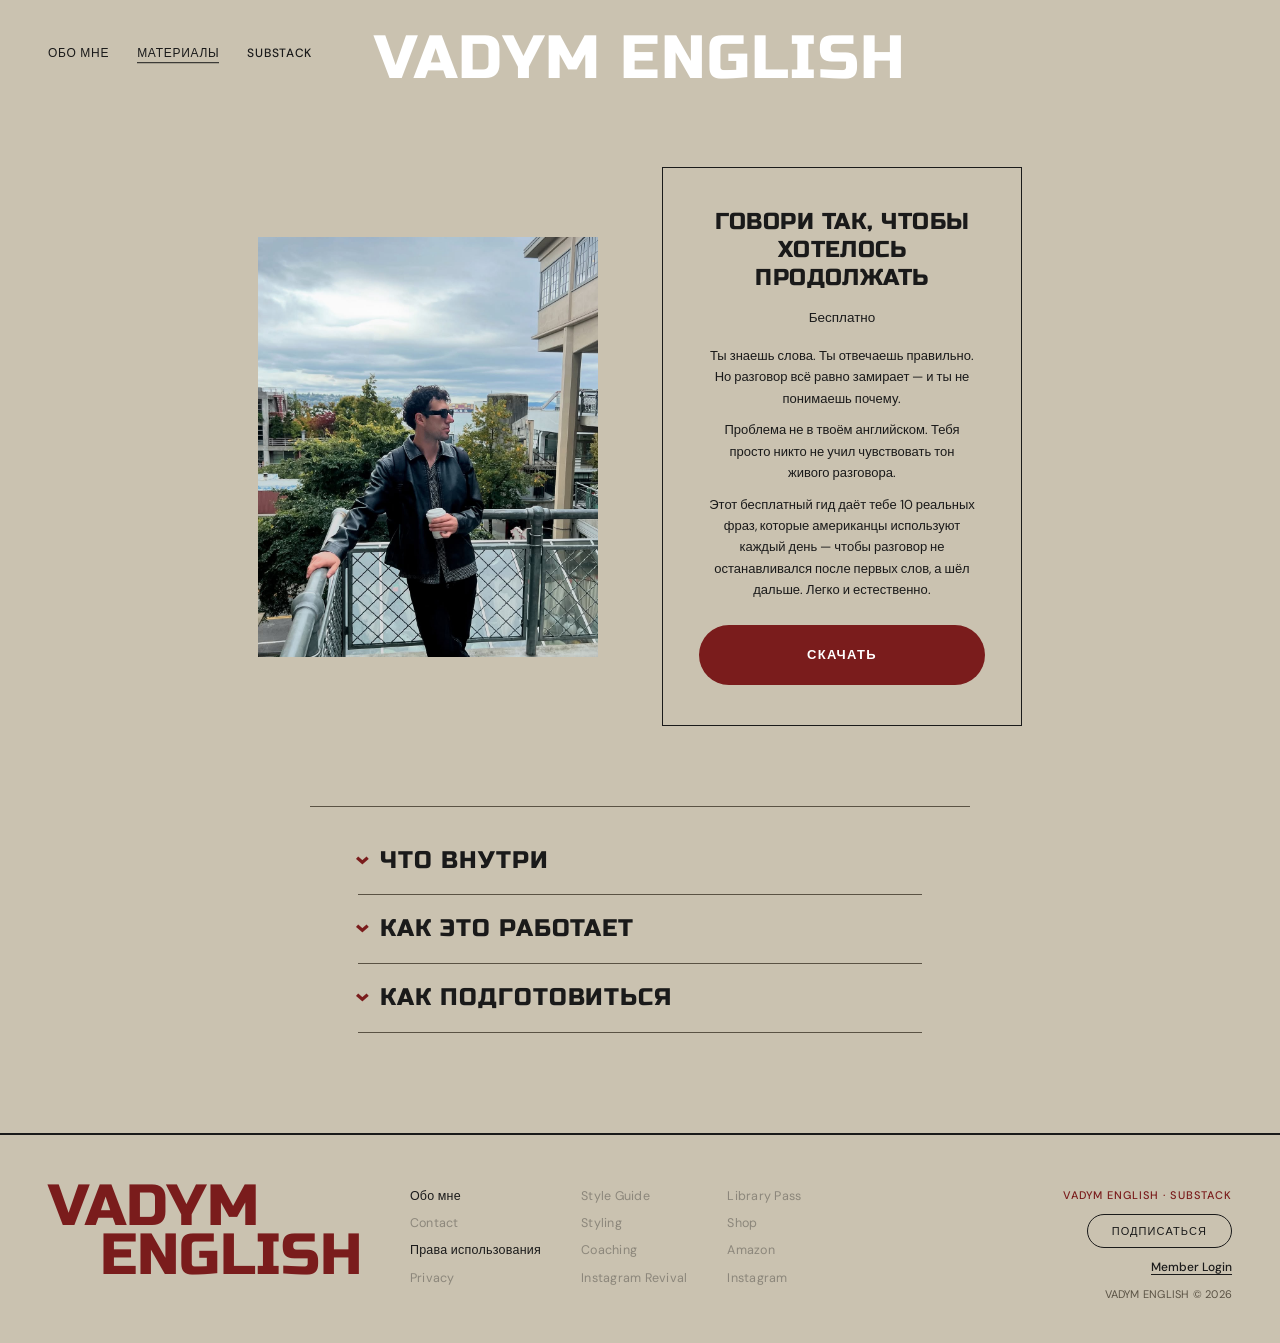
<file: index.html>
<!DOCTYPE html>
<html lang="ru">
<head>
  <meta charset="UTF-8" />
  <meta name="viewport" content="width=device-width, initial-scale=1.0" />
  <title>VADYM ENGLISH</title>
  <link rel="preconnect" href="https://fonts.googleapis.com" />
  <link rel="preconnect" href="https://fonts.gstatic.com" crossorigin />
  <link href="https://fonts.googleapis.com/css2?family=Russo+One&family=DM+Sans:wght@300;400;500&display=swap" rel="stylesheet" />
  <link rel="stylesheet" href="css/style.css" />
</head>
<body>

  <!-- HEADER / NAV -->
  <header class="header">
    <nav class="nav">
      <div class="nav-links">
        <a href="about.html">Обо мне</a>
        <a href="index.html" class="active">Материалы</a>
        <a href="https://substack.com/@vadymenglish?utm_source=user-menu" target="_blank" rel="noopener">Substack</a>
      </div>
      <div class="nav-logo">
        <a href="index.html">VADYM ENGLISH</a>
      </div>
    </nav>
  </header>

  <!-- HERO -->
  <section class="hero">
    <div class="hero-inner">
      <div class="hero-photo">
        <img src="images/vadym.jpg" alt="Vadym" />
      </div>
      <div class="hero-card-wrap">
        <div class="card">
          <h2 class="card-title">Говори так, чтобы хотелось продолжать</h2>
          <p class="card-price"><strong>Бесплатно</strong></p>
          <div class="card-desc-wrap">
            <p>Ты знаешь слова. Ты отвечаешь правильно. Но разговор всё равно замирает — и ты не понимаешь почему.</p>
            <p>Проблема не в твоём английском. Тебя просто никто не учил чувствовать тон живого разговора.</p>
            <p>Этот бесплатный гид даёт тебе 10 реальных фраз, которые американцы используют каждый день — чтобы разговор не останавливался после первых слов, а шёл дальше. Легко и естественно.</p>
          </div>
          <a href="download.html" class="btn-download">СКАЧАТЬ</a>
        </div>
      </div>
    </div>
  </section>

  <!-- ACCORDIONS -->
  <section class="accordions">
    <div class="accordion-item">
      <button class="accordion-btn" aria-expanded="false">
        <span class="acc-arrow">&#8250;</span>
        <span class="acc-label">ЧТО ВНУТРИ</span>
      </button>
      <div class="accordion-body">
        <p>10 живых ответов, которые реально используют американцы — с объяснением когда и как их говорить.</p>
        <p>Разбор главного страха: ты сказал первую фразу, американец ответил быстро и неожиданно — и ты замер. Именно этот момент мы и разбираем.</p>
        <p>Схема живого small talk — как устроен разговор изнутри, шаг за шагом.</p>
        <p>Простой мини-план на несколько дней — чтобы начать говорить увереннее уже на этой неделе.</p>
      </div>
    </div>
    <div class="accordion-item">
      <button class="accordion-btn" aria-expanded="false">
        <span class="acc-arrow">&#8250;</span>
        <span class="acc-label">КАК ЭТО РАБОТАЕТ</span>
      </button>
      <div class="accordion-body">
        <p>Оставь email — получи гид сразу на почту.</p>
        <p>Читай в удобном темпе: всё написано просто, без учебников и грамматики.</p>
        <p>Попробуй одну фразу сегодня — и почувствуй разницу.</p>
      </div>
    </div>
    <div class="accordion-item">
      <button class="accordion-btn" aria-expanded="false">
        <span class="acc-arrow">&#8250;</span>
        <span class="acc-label">КАК ПОДГОТОВИТЬСЯ</span>
      </button>
      <div class="accordion-body">
        <p>Ничего специального не нужно. Просто вспомни момент, когда разговор с американцем остановился — и ты не знал что сказать дальше. Именно для таких моментов этот гид и написан.</p>
      </div>
    </div>
  </section>

  <!-- FOOTER -->
  <footer class="footer">
    <div class="footer-inner">
      <div class="footer-logo-wrap">
        <div class="footer-logo">
          <span class="fl-row">VADYM</span>
          <span class="fl-e">ENGLISH</span>
        </div>
      </div>
      <div class="footer-cols">
        <div class="footer-col">
          <a href="about.html">Обо мне</a>
          <a href="#" class="link-hidden">Contact</a>
          <a href="terms.html">Права использования</a>
          <a href="#" class="link-hidden">Privacy</a>
        </div>
        <div class="footer-col">
          <a href="#" class="link-hidden">Style Guide</a>
          <a href="#" class="link-hidden">Styling</a>
          <a href="#" class="link-hidden">Coaching</a>
          <a href="#" class="link-hidden">Instagram Revival</a>
        </div>
        <div class="footer-col">
          <a href="#" class="link-hidden">Library Pass</a>
          <a href="#" class="link-hidden">Shop</a>
          <a href="#" class="link-hidden">Amazon</a>
          <a href="#" class="link-hidden">Instagram</a>
        </div>
      </div>
      <div class="footer-right">
        <p class="footer-substack-label">VADYM ENGLISH · SUBSTACK</p>
        <a href="https://substack.com/@vadymenglish?utm_source=user-menu" target="_blank" rel="noopener"><button class="footer-subscribe">ПОДПИСАТЬСЯ</button></a>
        <a href="#" class="footer-member">Member Login</a>
        <p class="footer-copy">VADYM ENGLISH © 2026</p>
      </div>
    </div>
  </footer>

  <script src="js/script.js"></script>
</body>
</html>
</file>
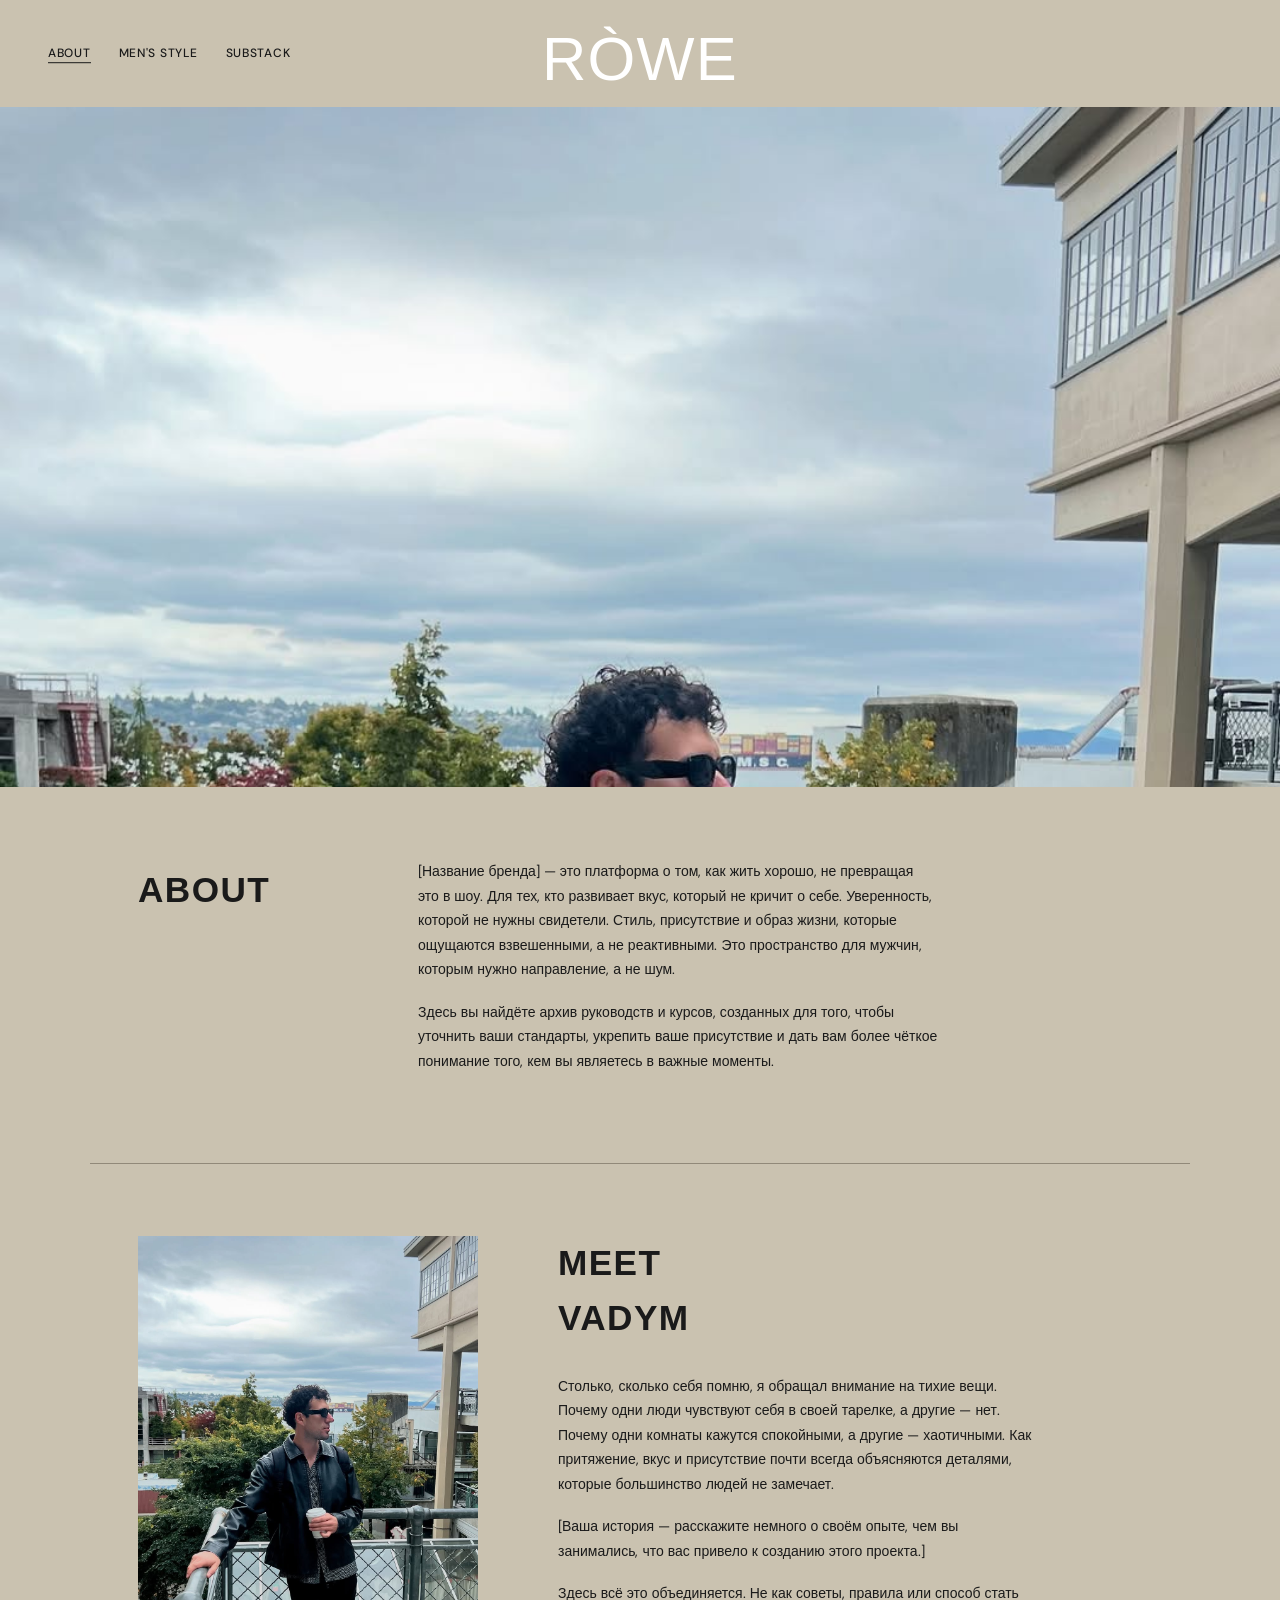
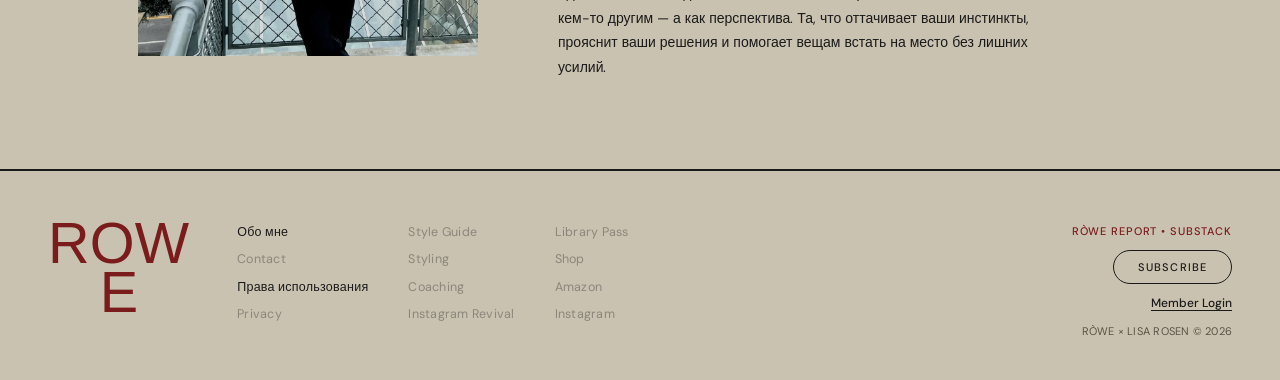
<file: about.html>
<!DOCTYPE html>
<html lang="ru">
<head>
  <meta charset="UTF-8" />
  <meta name="viewport" content="width=device-width, initial-scale=1.0" />
  <title>Обо мне — RÔWE</title>
  <link rel="preconnect" href="https://fonts.googleapis.com" />
  <link rel="preconnect" href="https://fonts.gstatic.com" crossorigin />
  <link href="https://fonts.googleapis.com/css2?family=Bebas+Neue&family=Barlow+Condensed:wght@700;800&family=DM+Sans:wght@300;400;500&display=swap" rel="stylesheet" />
  <link rel="stylesheet" href="css/style.css" />
  <style>
    .about-hero {
      width: 100%;
      height: 55vw;
      max-height: 680px;
      min-height: 280px;
      overflow: hidden;
      position: relative;
    }
    .about-hero img {
      width: 100%;
      height: 100%;
      object-fit: cover;
      object-position: center top;
      display: block;
    }
    .about-section {
      display: flex;
      align-items: flex-start;
      gap: 80px;
      max-width: 1100px;
      margin: 0 auto;
      padding: 72px 48px;
    }
    .about-label {
      flex: 0 0 200px;
      font-family: var(--font-head);
      font-size: 2.2rem;
      font-weight: 800;
      text-transform: uppercase;
      letter-spacing: 0.04em;
      padding-top: 4px;
    }
    .about-text p {
      font-size: 14px;
      line-height: 1.75;
      color: var(--text);
      margin-bottom: 18px;
      max-width: 520px;
    }
    .about-divider {
      border: none;
      border-top: 1.5px solid var(--muted);
      max-width: 1100px;
      margin: 0 auto;
      opacity: 0.5;
    }
    .meet-section {
      display: flex;
      align-items: flex-start;
      gap: 80px;
      max-width: 1100px;
      margin: 0 auto;
      padding: 72px 48px;
    }
    .meet-photo { flex: 0 0 340px; }
    .meet-photo img {
      width: 100%;
      height: 420px;
      object-fit: cover;
      object-position: center top;
    }
    .meet-label {
      font-family: var(--font-head);
      font-size: 2.2rem;
      font-weight: 800;
      text-transform: uppercase;
      letter-spacing: 0.04em;
      margin-bottom: 28px;
    }
    .meet-content p {
      font-size: 14px;
      line-height: 1.75;
      color: var(--text);
      margin-bottom: 18px;
      max-width: 480px;
    }
    @media (max-width: 820px) {
      .about-section, .meet-section { flex-direction: column; gap: 28px; padding: 48px 24px; }
      .about-label { flex: none; }
      .meet-photo { flex: none; width: 100%; }
      .meet-photo img { height: 320px; }
    }
  </style>
</head>
<body>

  <!-- NAV -->
  <header class="header">
    <nav class="nav">
      <div class="nav-links">
        <a href="about.html" class="active">ABOUT</a>
        <a href="index.html">MEN'S STYLE</a>
        <a href="https://substack.com/@vadymenglish?utm_source=user-menu" target="_blank" rel="noopener">SUBSTACK</a>
      </div>
      <div class="nav-logo">
        <a href="index.html">R&#xD2;WE</a>
      </div>
    </nav>
  </header>

  <!-- HERO IMAGE -->
  <div class="about-hero">
    <img src="images/vadym.jpg" alt="Vadym" />
  </div>

  <!-- ABOUT BLOCK -->
  <div class="about-section">
    <div class="about-label">ABOUT</div>
    <div class="about-text">
      <p>
        [Название бренда] — это платформа о том, как жить хорошо, не превращая это в шоу.
        Для тех, кто развивает вкус, который не кричит о себе. Уверенность, которой не нужны
        свидетели. Стиль, присутствие и образ жизни, которые ощущаются взвешенными, а не
        реактивными. Это пространство для мужчин, которым нужно направление, а не шум.
      </p>
      <p>
        Здесь вы найдёте архив руководств и курсов, созданных для того, чтобы уточнить ваши
        стандарты, укрепить ваше присутствие и дать вам более чёткое понимание того, кем вы
        являетесь в важные моменты.
      </p>
    </div>
  </div>

  <hr class="about-divider" />

  <!-- MEET VADYM BLOCK -->
  <div class="meet-section">
    <div class="meet-photo">
      <img src="images/vadym.jpg" alt="Vadym" />
    </div>
    <div class="meet-content">
      <h2 class="meet-label">MEET<br />VADYM</h2>
      <p>
        Столько, сколько себя помню, я обращал внимание на тихие вещи. Почему одни люди
        чувствуют себя в своей тарелке, а другие — нет. Почему одни комнаты кажутся спокойными,
        а другие — хаотичными. Как притяжение, вкус и присутствие почти всегда объясняются
        деталями, которые большинство людей не замечает.
      </p>
      <p>
        [Ваша история — расскажите немного о своём опыте, чем вы занимались, что вас привело
        к созданию этого проекта.]
      </p>
      <p>
        Здесь всё это объединяется. Не как советы, правила или способ стать кем-то другим —
        а как перспектива. Та, что оттачивает ваши инстинкты, прояснит ваши решения и помогает
        вещам встать на место без лишних усилий.
      </p>
    </div>
  </div>

  <!-- FOOTER -->
  <footer class="footer">
    <div class="footer-inner">
      <div class="footer-logo-wrap">
        <div class="footer-logo">
          <span class="fl-row">ROW</span>
          <span class="fl-e">E</span>
        </div>
      </div>
      <div class="footer-cols">
        <div class="footer-col">
          <a href="about.html">Обо мне</a>
          <a href="#" class="link-hidden">Contact</a>
          <a href="terms.html">Права использования</a>
          <a href="#" class="link-hidden">Privacy</a>
        </div>
        <div class="footer-col">
          <a href="#" class="link-hidden">Style Guide</a>
          <a href="#" class="link-hidden">Styling</a>
          <a href="#" class="link-hidden">Coaching</a>
          <a href="#" class="link-hidden">Instagram Revival</a>
        </div>
        <div class="footer-col">
          <a href="#" class="link-hidden">Library Pass</a>
          <a href="#" class="link-hidden">Shop</a>
          <a href="#" class="link-hidden">Amazon</a>
          <a href="#" class="link-hidden">Instagram</a>
        </div>
      </div>
      <div class="footer-right">
        <p class="footer-substack-label">R&#xD2;WE REPORT &bull; SUBSTACK</p>
        <button class="footer-subscribe">SUBSCRIBE</button>
        <a href="#" class="footer-member">Member Login</a>
        <p class="footer-copy">R&#xD2;WE &times; LISA ROSEN &copy; 2026</p>
      </div>
    </div>
  </footer>

  <script src="js/script.js"></script>
</body>
</html>
</file>
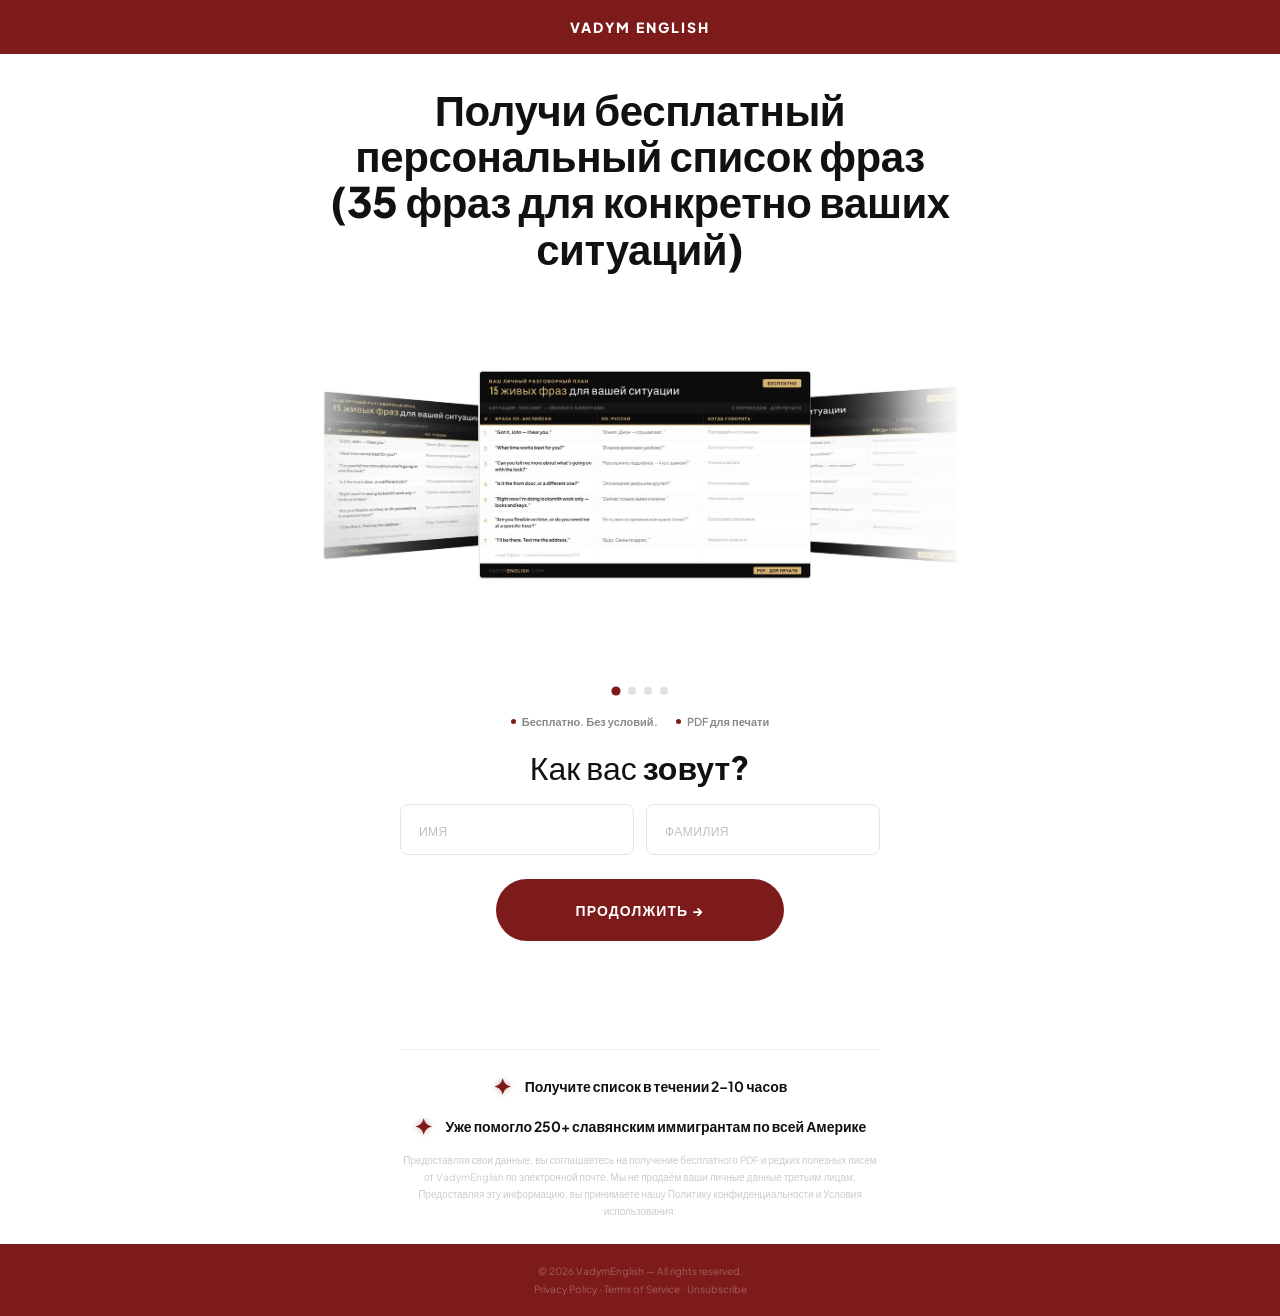
<file: download.html>
<!DOCTYPE html>
<html lang="ru">
<head>
<meta charset="UTF-8"/>
<meta name="viewport" content="width=device-width,initial-scale=1"/>
<title>VadymEnglish — Landing Page Preview</title>
<link href="https://fonts.googleapis.com/css2?family=Plus+Jakarta+Sans:wght@400;500;600;700;800;900&family=Bebas+Neue&display=swap" rel="stylesheet"/>
<style>
*{box-sizing:border-box;margin:0;padding:0}
body{font-family:'Plus Jakarta Sans',sans-serif;background:#fff;color:#111;-webkit-font-smoothing:antialiased}

/* TOPBAR */
.topbar{background:#7d1a1a;height:54px;display:flex;align-items:center;justify-content:center;position:sticky;top:0;z-index:100}
.brand{color:#fff;font-size:14px;font-weight:800;letter-spacing:.14em;text-transform:uppercase}

/* PAGE */
.page{max-width:720px;margin:0 auto;padding:0 24px 80px;display:flex;flex-direction:column;align-items:center;min-height:100vh;}

/* HEADLINE */
.headline{font-size:clamp(22px,4.5vw,42px);font-weight:900;color:#111;line-height:1.1;text-align:center;padding:32px 0 24px;letter-spacing:-.01em;max-width:640px}

/* PRODUCT MOCKUP */
.mockup-wrap{width:100%;max-width:640px;margin-bottom:32px}
.mockup{background:#141414;border-radius:12px;padding:24px;position:relative;overflow:hidden}
.mockup::before{content:'';position:absolute;top:0;left:0;right:0;height:3px;background:linear-gradient(90deg,#7d1a1a,#c9a96e)}
.mock-eyebrow{font-size:9px;font-weight:700;letter-spacing:.12em;text-transform:uppercase;color:#c9a96e;margin-bottom:8px}
.mock-head{display:flex;justify-content:space-between;align-items:flex-start;margin-bottom:6px}
.mock-title{font-size:clamp(18px,3vw,26px);font-weight:800;color:#fff;line-height:1.1}
.mock-title em{color:#c9a96e;font-style:normal}
.mock-badge{background:#c9a96e;color:#3a2500;font-size:9px;font-weight:800;padding:5px 14px;border-radius:4px;letter-spacing:.06em;text-transform:uppercase;white-space:nowrap;flex-shrink:0;margin-left:12px;margin-top:2px}
.mock-meta{font-size:9px;color:#444;letter-spacing:.05em;text-transform:uppercase;margin-bottom:14px}
.mock-meta span{color:#666;margin:0 6px}
.mock-divider{height:1px;background:rgba(255,255,255,.08);margin:0 0 14px}
.mock-table{width:100%;border-collapse:collapse}
.mock-table th{font-size:8px;font-weight:700;letter-spacing:.08em;text-transform:uppercase;color:#444;padding:0 8px 10px 0;text-align:left}
.mock-table th:first-child{width:28px}
.mock-table th:last-child{width:120px}
.mock-table td{padding:9px 8px 9px 0;border-top:1px solid rgba(255,255,255,.05);vertical-align:top}
.mock-table td:first-child{color:#3a3a3a;font-size:12px;font-weight:700;padding-right:0}
.mock-en{font-size:11px;color:#e0e0e0;line-height:1.4}
.mock-ru{font-size:10px;color:#666;font-style:italic;line-height:1.4;margin-top:2px}
.mock-tag{font-size:9px;color:#555;line-height:1.35}
.mock-more{font-size:9px;color:#3a3a3a;text-align:right;margin-top:12px;padding-top:10px;border-top:1px solid rgba(255,255,255,.06);display:flex;justify-content:space-between;align-items:center}
.mock-domain{font-size:8px;color:#333;letter-spacing:.06em;text-transform:uppercase}
.mock-pdf-badge{font-size:8px;font-weight:700;color:#c9a96e;border:1px solid rgba(201,169,110,.25);padding:3px 10px;border-radius:3px}

/* SIDE PANELS */
.mockup-wrap{position:relative}
.side-left,.side-right{position:absolute;top:12px;bottom:12px;width:160px;background:#1a1a1a;border-radius:8px;opacity:.45}
.side-left{left:-40px;transform:skewY(-1deg)}
.side-right{right:-40px;transform:skewY(1deg)}
@media (max-width: 600px) {
  .btn{width:100%;}
  
  .step-q{font-size:clamp(18px,5vw,26px);}
  
  .page{padding:0 16px 60px;}
  
  .mockup{padding:16px;}
  
  .mock-title{font-size:clamp(15px,4vw,20px);}
}

@media (max-width: 900px) {
  .btn{width:80%;}
}

/* PROGRESS */
.dots{display:flex;gap:8px;justify-content:center;margin-bottom:20px}
.dot{width:8px;height:8px;border-radius:50%;background:#e0e0e0;transition:all .25s}
.dot.active{background:#7d1a1a;transform:scale(1.15)}
.dot.done{background:#7d1a1a;opacity:.4}

/* TRUST */
.trust{display:flex;gap:18px;justify-content:center;flex-wrap:wrap;margin-bottom:20px}
.trust-item{display:flex;align-items:center;gap:6px;font-size:11px;font-weight:600;color:#888}
.tdot{width:5px;height:5px;border-radius:50%;background:#7d1a1a;flex-shrink:0}

/* FORM */
.form-wrap{width:100%;max-width:480px}
.step{display:none;flex-direction:column;align-items:center}
.step.active{display:flex;animation:rise .28s ease both}
@keyframes rise{from{opacity:0;transform:translateY(10px)}to{opacity:1;transform:translateY(0)}}
.step-q{font-size:clamp(22px,4vw,32px);font-weight:500;color:#111;line-height:1.2;text-align:center;margin-bottom:18px;width:100%}
.step-q strong{font-weight:900}
.step-hint{font-size:12px;color:#999;text-align:center;line-height:1.55;margin:-10px 0 14px;width:100%}
.field-err{font-size:12px;font-weight:600;color:#c0392b;margin-bottom:8px;display:none;align-self:flex-start}
.inp{width:100%;font-family:'Plus Jakarta Sans',sans-serif;font-size:15px;font-weight:500;color:#111;background:#fff;border:1.5px solid #e5e5e5;border-radius:8px;padding:15px 18px;outline:none;display:block;-webkit-appearance:none;appearance:none;margin-bottom:10px;transition:border-color .18s}
.inp:focus{border-color:#7d1a1a}
.inp::placeholder{color:#c0c0c0;font-weight:500;letter-spacing:.04em;text-transform:uppercase;font-size:12px}
select.inp{cursor:pointer;color:#111}
select.inp.empty{color:#c0c0c0}
textarea.inp{resize:vertical;min-height:120px;line-height:1.6;font-size:14px;font-weight:400}
textarea.inp::placeholder{text-transform:none;letter-spacing:0;font-size:13px;color:#bbb}
.btn{width:60%;padding:22px 20px;font-family:'Plus Jakarta Sans',sans-serif;font-size:14px;font-weight:800;letter-spacing:.08em;text-transform:uppercase;border:none;border-radius:50px;cursor:pointer;background:#7d1a1a;color:#fff;transition:opacity .15s,transform .1s;display:block;margin:0 auto;}.btn:active{transform:scale(.988)}
.btn-back{background:none;border:none;font-family:'Plus Jakarta Sans',sans-serif;font-size:12px;font-weight:600;color:#aaa;cursor:pointer;padding:10px 0;margin:2px auto 0}
.btn-back:hover{color:#333}

/* PROOF */
.proof{margin-top:28px;border-top:1px solid #f0f0f0;padding-top:22px;width:100%;max-width:480px;text-align:center;margin-left:auto;margin-right:auto;}
.proof-row{display:flex;align-items:center;justify-content:center;gap:8px;font-size:14px;font-weight:700;color:#111;margin-bottom:12px;text-align:center;}.pstar{color:#7d1a1a;font-size:22px;display:inline-block;margin-right:6px;filter:drop-shadow(0 0 3px rgba(125,26,26,0.4));}
.legal{font-size:10px;color:#ccc;line-height:1.7;margin-top:10px}

/* CONGRATS */
.cong{display:none;width:100%;max-width:420px;text-align:center;animation:rise .35s ease}
.cong-ico{font-size:40px;color:#7d1a1a;margin-bottom:10px}
.cong-h{font-size:clamp(24px,4vw,34px);font-weight:900;color:#111;line-height:1.2;margin-bottom:8px}
.cong-sub{font-size:13px;color:#888;line-height:1.65;margin-bottom:22px}
.cong-name{font-weight:900;color:#111}
.upsell{background:#111;border-radius:12px;padding:22px;text-align:left;margin-bottom:10px}
.up-label{font-size:9px;font-weight:700;letter-spacing:.12em;text-transform:uppercase;color:#c9a96e;margin-bottom:6px}
.up-title{font-family:'Bebas Neue',sans-serif;font-size:28px;letter-spacing:.02em;color:#fff;line-height:1.1;margin-bottom:8px}
.up-text{font-size:12px;color:#666;line-height:1.6;margin-bottom:16px}
.cong-disc{font-size:10px;color:#ccc;line-height:1.55;margin-top:8px}

/* FOOTER */
.footer{background:#7d1a1a;padding:18px;text-align:center;margin-top:24px;width:100%;max-width:100vw;position:relative;left:50%;right:50%;margin-left:-50vw;margin-right:-50vw;width:100vw}
.footer-txt{font-size:10px;color:rgba(255,255,255,.3);line-height:1.8}
</style>
</head>
<body>



<div class="topbar"><span class="brand">Vadym English</span></div>

<div class="page">

  <h1 class="headline">Получи бесплатный персональный список фраз (35 фраз для конкретно ваших ситуаций)</h1>

  <div class="mockup-wrap">
    <img src="[data-uri]"
         alt="15 живых фраз для вашей ситуации"
         style="width:100%;height:auto;display:block;max-width:640px;" />
  </div>

  <div class="dots" id="dots">
    <div class="dot active" id="d0"></div>
    <div class="dot" id="d1"></div>
    <div class="dot" id="d2"></div>
    <div class="dot" id="d3"></div>
  </div>

  <div class="trust" id="trust">
    <span class="trust-item"><span class="tdot"></span>Бесплатно. Без условий.</span>
    <span class="trust-item"><span class="tdot"></span>PDF для печати</span>
  </div>

  <div class="form-wrap">

    <div class="step active" id="s0">
  <div class="step-q">Как вас <strong>зовут?</strong></div>
  <div style="display:flex;gap:12px;width:100%;margin-bottom:24px;">
  <input class="inp" type="text" id="inp-name" placeholder="Имя" style="margin-bottom:0;"/>
  <input class="inp" type="text" id="inp-lastname" placeholder="Фамилия" style="margin-bottom:0;"/>
</div>
  <div class="field-err" id="e0">Пожалуйста, введите ваше имя.</div>
  <button class="btn" onclick="goNext(0)">Продолжить →</button>
</div>

    <div class="step" id="s1">
      <div class="step-q">Куда <strong>отправить</strong> список?</div>
      <input class="inp" type="email" id="inp-email" placeholder="Email-адрес"/>
      <div class="field-err" id="e1">Пожалуйста, введите корректный email.</div>
      <button class="btn" onclick="goNext(1)">Продолжить →</button>
      <button class="btn-back" onclick="goBack(1)">← Назад</button>
    </div>

    <div class="step" id="s2">
      <div class="step-q">Где вы чаще всего <strong>теряетесь?</strong></div>
      <select class="inp empty" id="inp-cat" onchange="this.classList.remove('empty')">
        <option value="">Выберите ситуацию →</option>
        <option>Площадка — разговор с другими мамами</option>
        <option>Школа — учителя, собрания, пикапы</option>
        <option>Врач или клиника — приём, симптомы</option>
        <option>Работа или клиенты — звонки, small talk</option>
        <option>Церковь — пастор, прихожане, события</option>
        <option>Магазин или сервис — кассиры, работники</option>
        <option>Соседи — приветствие, просьбы</option>
        <option>Другая ситуация</option>
      </select>
      <div class="field-err" id="e2">Пожалуйста, выберите ситуацию.</div>
      <button class="btn" onclick="goNext(2)">Продолжить →</button>
      <button class="btn-back" onclick="goBack(2)">← Назад</button>
    </div>

    <div class="step" id="s3">
      <div class="step-q">Опишите, что <strong>происходит.</strong></div>
      <div class="step-hint">По-русски или по-английски — как удобно. Чем подробнее — тем точнее ваши фразы.</div>
      <textarea class="inp" id="inp-desc" placeholder="Например: Когда я забираю сына из школы, учительница всегда хочет поговорить. Она очень добрая, но я замираю. Говорю okay, thank you и ухожу быстро. Не знаю как спросить об успехах или как ответить, когда не понимаю что она говорит..."></textarea>
      <div class="field-err" id="e3">Опишите ситуацию немного подробнее.</div>
      <button class="btn" onclick="goNext(3)">Получить мои бесплатные фразы →</button>
      <button class="btn-back" onclick="goBack(3)">← Назад</button>
    </div>

    <div class="cong" id="cong">
      <div class="cong-ico">✉</div>
      <div class="cong-h">Мы работаем над списком<br>для твоих ситуаций —<br>проверь почту через 2–10 часов!</div>
      <div class="cong-sub"><span class="cong-name" id="cong-name"></span>, спасибо что выбрали нас!</div>
<div class="cong-disc">Никакого спама.</div>
</div>
    </div>

  </div>

  <div class="proof" id="proof">
  <div class="proof-row"><span class="pstar">✦</span> Получите список в течении 2–10 часов</div>
  <div class="proof-row"><span class="pstar">✦</span> Уже помогло 250+ славянским иммигрантам по всей Америке</div>
  <div class="legal">Предоставляя свои данные, вы соглашаетесь на получение бесплатного PDF и редких полезных писем от VadymEnglish по электронной почте. Мы не продаём ваши личные данные третьим лицам. Предоставляя эту информацию, вы принимаете нашу Политику конфиденциальности и Условия использования.</div>
</div>

</div>

<div class="footer"><div class="footer-txt">© 2026 VadymEnglish — All rights reserved.<br>Privacy Policy · Terms of Service · Unsubscribe</div></div>

<script>
function setDots(n){
  for(var i=0;i<4;i++){
    var d=document.getElementById('d'+i);
    d.className='dot'+(i<n?' done':i===n?' active':'');
  }
}
function showErr(id,msg){var e=document.getElementById(id);e.textContent=msg;e.style.display='block';}
function hideErr(id){document.getElementById(id).style.display='none';}

function goNext(step){
  hideErr('e'+step);
  if(step===0){var v=document.getElementById('inp-name').value.trim();if(!v){showErr('e0','Пожалуйста, введите ваше имя.');return;}}
  if(step===1){var v=document.getElementById('inp-email').value.trim();if(!v||v.indexOf('@')<1||v.lastIndexOf('.')<=v.indexOf('@')){showErr('e1','Пожалуйста, введите корректный email.');return;}}
  if(step===2){var v=document.getElementById('inp-cat').value;if(!v){showErr('e2','Пожалуйста, выберите ситуацию.');return;}}
  if(step===3){
    var v=document.getElementById('inp-desc').value.trim();
    if(v.length<20){showErr('e3','Опишите ситуацию немного подробнее.');return;}
    submitLead();
    return;
  }
  document.getElementById('s'+step).classList.remove('active');
  document.getElementById('s'+(step+1)).classList.add('active');
  setDots(step+1);
 window.scrollTo(0,0);
}

function goBack(step){
  hideErr('e'+step);
  document.getElementById('s'+step).classList.remove('active');
  document.getElementById('s'+(step-1)).classList.add('active');
  setDots(step-1);
  window.scrollTo(0,0);
}

document.getElementById('inp-name').addEventListener('keydown',function(e){if(e.key==='Enter'){e.preventDefault();goNext(0);}});
document.getElementById('inp-email').addEventListener('keydown',function(e){if(e.key==='Enter'){e.preventDefault();goNext(1);}});

function submitLead(){
  var name  = document.getElementById('inp-name').value.trim();
  var email = document.getElementById('inp-email').value.trim();
  var cat   = document.getElementById('inp-cat').value;
  var desc  = document.getElementById('inp-desc').value.trim();

  // ── FORMSPREE — paste your endpoint below ─────────────────────────────
  // 1. Go to formspree.io → sign up free → New Form → copy the endpoint
  // 2. Replace 'YOUR_FORMSPREE_ID' with the ID from your endpoint URL
  var FORMSPREE_ENDPOINT = 'https://formspree.io/f/xqejrbjk';
  // ──────────────────────────────────────────────────────────────────────

  fetch(FORMSPREE_ENDPOINT, {
    method: 'POST',
    headers: {'Content-Type': 'application/json', 'Accept': 'application/json'},
    body: JSON.stringify({
  name: name,
  email: email,
  situation_category: cat,
  situation_description: desc,
  _subject: 'Новый лид: ' + name + ' — ' + cat,
  _replyto: email
})
  }).catch(function(){});

  // ── OPTIONAL: Kit integration ──────────────────────────────────────────
  // var KIT_API_KEY = 'YOUR_PUBLIC_API_KEY';
  // var KIT_FORM_ID = 'YOUR_FORM_ID';
  // fetch('https://api.convertkit.com/v3/forms/' + KIT_FORM_ID + '/subscribe', {
  //   method: 'POST',
  //   headers: {'Content-Type': 'application/json'},
  //   body: JSON.stringify({
  //     api_key: KIT_API_KEY, first_name: name, email: email,
  //     fields: {situation_category: cat, situation_description: desc}
  //   })
  // }).catch(function(){});
  // ──────────────────────────────────────────────────────────────────────

  // Show congrats screen
  document.getElementById('s3').classList.remove('active');
  document.getElementById('dots').style.display='none';
  document.getElementById('trust').style.display='none';
  document.getElementById('proof').style.display='none';
  document.getElementById('cong-name').textContent=name;
  document.getElementById('cong').style.display='block';
  window.scrollTo(0,0);
}

</script>
</body>
</html>
</file>
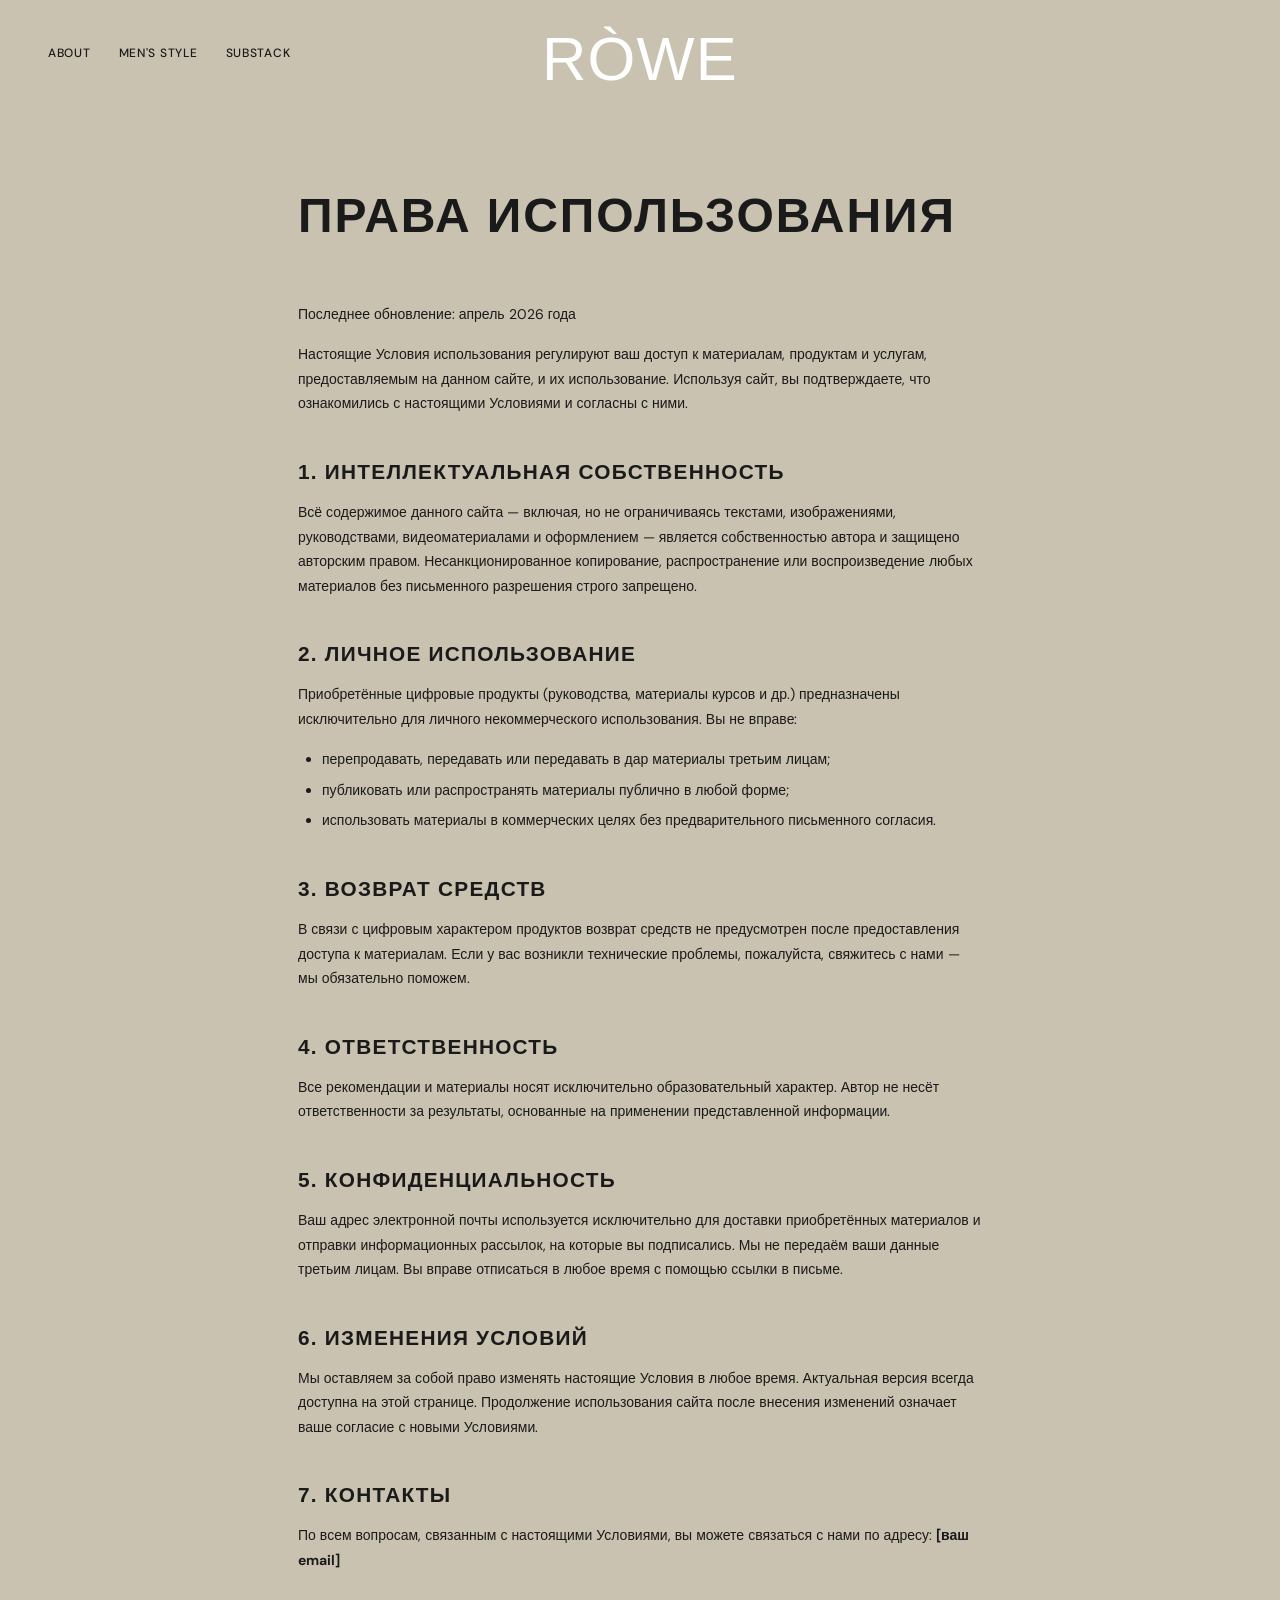
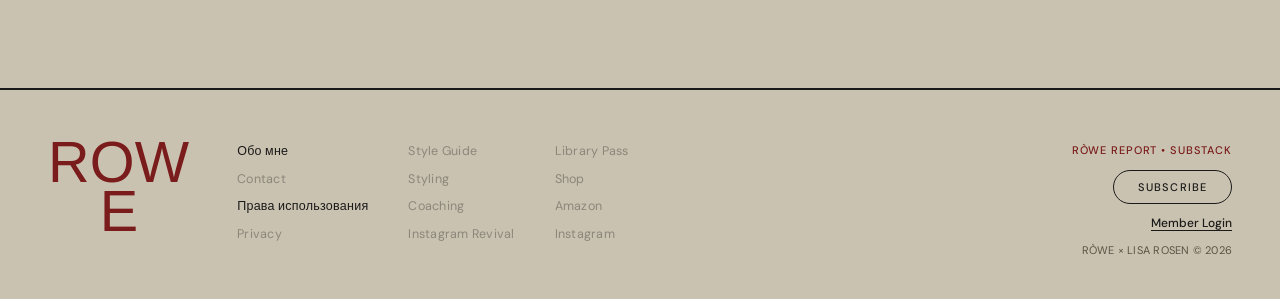
<file: terms.html>
<!DOCTYPE html>
<html lang="ru">
<head>
  <meta charset="UTF-8" />
  <meta name="viewport" content="width=device-width, initial-scale=1.0" />
  <title>Права использования — RÔWE</title>
  <link rel="preconnect" href="https://fonts.googleapis.com" />
  <link rel="preconnect" href="https://fonts.gstatic.com" crossorigin />
  <link href="https://fonts.googleapis.com/css2?family=Bebas+Neue&family=Barlow+Condensed:wght@700;800&family=DM+Sans:wght@300;400;500&display=swap" rel="stylesheet" />
  <link rel="stylesheet" href="css/style.css" />
  <style>
    .terms-page {
      max-width: 780px;
      margin: 0 auto;
      padding: 72px 48px 100px;
    }
    .terms-page h1 {
      font-family: var(--font-head);
      font-size: 3rem;
      font-weight: 800;
      text-transform: uppercase;
      letter-spacing: 0.04em;
      margin-bottom: 48px;
    }
    .terms-page h2 {
      font-family: var(--font-head);
      font-size: 1.3rem;
      font-weight: 700;
      text-transform: uppercase;
      letter-spacing: 0.06em;
      margin-top: 40px;
      margin-bottom: 12px;
    }
    .terms-page p {
      font-size: 14px;
      line-height: 1.75;
      color: var(--text);
      margin-bottom: 16px;
    }
    .terms-page ul {
      list-style: disc;
      padding-left: 24px;
      margin-bottom: 16px;
    }
    .terms-page ul li {
      font-size: 14px;
      line-height: 1.75;
      color: var(--text);
      margin-bottom: 6px;
    }
    @media (max-width: 600px) {
      .terms-page { padding: 48px 24px 60px; }
      .terms-page h1 { font-size: 2.2rem; }
    }
  </style>
</head>
<body>

  <!-- NAV -->
  <header class="header">
    <nav class="nav">
      <div class="nav-links">
        <a href="about.html">ABOUT</a>
        <a href="#">MEN'S STYLE</a>
        <a href="#">SUBSTACK</a>
      </div>
      <div class="nav-logo">
        <a href="index.html">R&#xD2;WE</a>
      </div>
    </nav>
  </header>

  <!-- CONTENT -->
  <div class="terms-page">
    <h1>Права использования</h1>

    <p>Последнее обновление: апрель 2026 года</p>
    <p>
      Настоящие Условия использования регулируют ваш доступ к материалам, продуктам и услугам,
      предоставляемым на данном сайте, и их использование. Используя сайт, вы подтверждаете,
      что ознакомились с настоящими Условиями и согласны с ними.
    </p>

    <h2>1. Интеллектуальная собственность</h2>
    <p>
      Всё содержимое данного сайта — включая, но не ограничиваясь текстами, изображениями,
      руководствами, видеоматериалами и оформлением — является собственностью автора и
      защищено авторским правом. Несанкционированное копирование, распространение или
      воспроизведение любых материалов без письменного разрешения строго запрещено.
    </p>

    <h2>2. Личное использование</h2>
    <p>
      Приобретённые цифровые продукты (руководства, материалы курсов и др.) предназначены
      исключительно для личного некоммерческого использования. Вы не вправе:
    </p>
    <ul>
      <li>перепродавать, передавать или передавать в дар материалы третьим лицам;</li>
      <li>публиковать или распространять материалы публично в любой форме;</li>
      <li>использовать материалы в коммерческих целях без предварительного письменного согласия.</li>
    </ul>

    <h2>3. Возврат средств</h2>
    <p>
      В связи с цифровым характером продуктов возврат средств не предусмотрен после предоставления
      доступа к материалам. Если у вас возникли технические проблемы, пожалуйста, свяжитесь
      с нами — мы обязательно поможем.
    </p>

    <h2>4. Ответственность</h2>
    <p>
      Все рекомендации и материалы носят исключительно образовательный характер. Автор не несёт
      ответственности за результаты, основанные на применении представленной информации.
    </p>

    <h2>5. Конфиденциальность</h2>
    <p>
      Ваш адрес электронной почты используется исключительно для доставки приобретённых
      материалов и отправки информационных рассылок, на которые вы подписались. Мы не передаём
      ваши данные третьим лицам. Вы вправе отписаться в любое время с помощью ссылки в письме.
    </p>

    <h2>6. Изменения условий</h2>
    <p>
      Мы оставляем за собой право изменять настоящие Условия в любое время. Актуальная версия
      всегда доступна на этой странице. Продолжение использования сайта после внесения изменений
      означает ваше согласие с новыми Условиями.
    </p>

    <h2>7. Контакты</h2>
    <p>
      По всем вопросам, связанным с настоящими Условиями, вы можете связаться с нами по адресу:
      <strong>[ваш email]</strong>
    </p>
  </div>

  <!-- FOOTER -->
  <footer class="footer">
    <div class="footer-inner">
      <div class="footer-logo-wrap">
        <div class="footer-logo">
          <span class="fl-row">ROW</span>
          <span class="fl-e">E</span>
        </div>
      </div>
      <div class="footer-cols">
        <div class="footer-col">
          <a href="about.html">Обо мне</a>
          <a href="#" class="link-hidden">Contact</a>
          <a href="terms.html">Права использования</a>
          <a href="#" class="link-hidden">Privacy</a>
        </div>
        <div class="footer-col">
          <a href="#" class="link-hidden">Style Guide</a>
          <a href="#" class="link-hidden">Styling</a>
          <a href="#" class="link-hidden">Coaching</a>
          <a href="#" class="link-hidden">Instagram Revival</a>
        </div>
        <div class="footer-col">
          <a href="#" class="link-hidden">Library Pass</a>
          <a href="#" class="link-hidden">Shop</a>
          <a href="#" class="link-hidden">Amazon</a>
          <a href="#" class="link-hidden">Instagram</a>
        </div>
      </div>
      <div class="footer-right">
        <p class="footer-substack-label">R&#xD2;WE REPORT &bull; SUBSTACK</p>
        <button class="footer-subscribe">SUBSCRIBE</button>
        <a href="#" class="footer-member">Member Login</a>
        <p class="footer-copy">R&#xD2;WE &times; LISA ROSEN &copy; 2026</p>
      </div>
    </div>
  </footer>

</body>
</html>
</file>
<file: css/style.css>
/* ─── RESET & BASE ─────────────────────────────────────── */
*, *::before, *::after { box-sizing: border-box; margin: 0; padding: 0; }

:root {
  --bg:       #cac2b0;
  --text:     #1a1a1a;
  --accent:   #7a1c1c;
  --border:   #1a1a1a;
  --muted:    #5a5244;
  --font-display: 'Russo One', sans-serif;
  --font-head:    'Russo One', sans-serif;
  --font-body:    'DM Sans', sans-serif;
}

html { scroll-behavior: smooth; }

body {
  background: var(--bg);
  color: var(--text);
  font-family: var(--font-body);
  font-weight: 400;
  font-size: 15px;
  line-height: 1.55;
}

a { text-decoration: none; color: inherit; }

/* ─── HEADER / NAV ─────────────────────────────────────── */
.header {
  background: var(--bg);
  padding: 0;
  position: relative;
}

.nav {
  display: flex;
  align-items: center;
  justify-content: center;
  padding: 28px 48px 0;
  position: relative;
}

.nav-links {
  position: absolute;
  left: 48px;
  top: 50%;
  transform: translateY(-50%);
  display: flex;
  gap: 28px;
}

.nav-links a {
  font-family: var(--font-body);
  font-size: 12px;
  font-weight: 500;
  letter-spacing: 0.06em;
  text-transform: uppercase;
  color: var(--text);
  border-bottom: 1px solid transparent;
  transition: border-color 0.2s;
}

.nav-links a:hover,
.nav-links a.active {
  border-bottom-color: var(--text);
}

.nav-logo a {
  font-family: var(--font-display);
  font-size: clamp(2.4rem, 4.8vw, 5.5rem);
  color: #fff;
  letter-spacing: 0.02em;
  line-height: 1;
  display: block;
  padding-bottom: 18px;
}

/* ─── HERO ──────────────────────────────────────────────── */
.hero {
  padding: 60px 48px 80px;
}

.hero-inner {
  display: flex;
  align-items: center;
  justify-content: center;
  gap: 64px;
  max-width: 1100px;
  margin: 0 auto;
}

.hero-photo {
  flex: 0 0 auto;
  width: 340px;
}

.hero-photo img {
  width: 100%;
  height: 420px;
  object-fit: cover;
  object-position: center top;
  display: block;
}

.hero-card-wrap {
  flex: 0 0 auto;
  width: 360px;
}

.card {
  border: 1.5px solid var(--border);
  padding: 40px 36px;
  text-align: center;
}

.card-title {
  font-family: var(--font-head);
  font-weight: 400;
  font-size: 1.45rem;
  letter-spacing: 0.02em;
  text-transform: uppercase;
  line-height: 1.2;
  margin-bottom: 16px;
}

.card-price {
  font-size: 13.5px;
  margin-bottom: 16px;
  font-weight: 400;
}

.card-price strong {
  font-weight: 500;
}

/* ─── CARD DESCRIPTION (multiple paragraphs) ────────────── */
.card-desc-wrap {
  margin-bottom: 24px;
  max-width: 268px;
  margin-left: auto;
  margin-right: auto;
}

.card-desc-wrap p {
  font-size: 13px;
  line-height: 1.65;
  color: var(--text);
  margin-bottom: 10px;
  text-align: center;
}

.card-desc-wrap p:last-child {
  margin-bottom: 0;
}

/* ─── EMAIL FORM ────────────────────────────────────────── */
.email-form {
  display: flex;
  flex-direction: column;
  align-items: center;
  gap: 0;
}

.email-input {
  width: 100%;
  padding: 18px 20px;
  border: 2px solid transparent;
  border-radius: 8px;
  background: #f3f4f6;
  font-family: var(--font-body);
  font-size: 13.5px;
  color: #aaa;
  text-align: left;
  outline: none;
  margin-bottom: 4px;
  transition: border-color 0.2s;
  letter-spacing: 0.06em;
}

.email-input::placeholder {
  color: #aaa;
  letter-spacing: 0.06em;
  text-transform: uppercase;
  font-size: 12px;
}

.email-input:focus {
  border: 2px solid #2dd4bf;
}

.email-input.invalid { border-color: var(--accent); }

.email-error {
  display: none;
  font-size: 11.5px;
  color: var(--accent);
  margin-bottom: 8px;
  letter-spacing: 0.02em;
}

.email-error.visible { display: block; }

.btn-download {
  display: block;
  width: 100%;
  margin-top: 10px;
  padding: 20px 40px;
  border: none;
  border-radius: 50px;
  background: var(--accent);
  color: #fff;
  font-family: var(--font-body);
  font-size: 13px;
  font-weight: 800;
  letter-spacing: 0.1em;
  text-transform: uppercase;
  cursor: pointer;
  transition: opacity 0.22s;
}

.btn-download:hover { opacity: 0.85; }

.success-msg {
  display: none;
  margin-top: 14px;
  font-size: 13px;
  color: var(--muted);
  font-style: italic;
}

.success-msg.visible { display: block; }

/* ─── ACCORDIONS ────────────────────────────────────────── */
.accordions {
  max-width: 660px;
  margin: 0 auto;
  padding: 20px 48px 100px;
  border-top: 1.5px solid var(--muted);
}

.accordion-item {
  border-bottom: 1.5px solid var(--muted);
}

.accordion-btn {
  width: 100%;
  display: flex;
  align-items: center;
  gap: 12px;
  padding: 20px 0;
  background: transparent;
  border: none;
  cursor: pointer;
  text-align: left;
  font-family: var(--font-head);
  font-size: 1.5rem;
  font-weight: 400;
  letter-spacing: 0.04em;
  text-transform: uppercase;
  color: var(--text);
}

.acc-arrow {
  font-size: 1.5rem;
  color: var(--accent);
  line-height: 1;
  display: inline-block;
  transform: rotate(90deg);
  transition: transform 0.25s ease;
  flex-shrink: 0;
}

.accordion-item.open .acc-arrow {
  transform: rotate(270deg);
}

.acc-label { line-height: 1.15; }

.accordion-body {
  overflow: hidden;
  max-height: 0;
  transition: max-height 0.35s ease;
}

.accordion-item.open .accordion-body {
  max-height: 800px;
}

.accordion-body p {
  padding-bottom: 14px;
  font-size: 13.5px;
  line-height: 1.65;
  color: var(--muted);
  padding-left: 34px;
}

.accordion-body p:last-child {
  padding-bottom: 22px;
}

/* ─── FOOTER ────────────────────────────────────────────── */
.footer {
  background: var(--bg);
  border-top: 2px solid var(--border);
  padding: 48px 48px 40px;
}

.footer-inner {
  display: flex;
  align-items: flex-start;
  gap: 48px;
  max-width: 1200px;
  margin: 0 auto;
}

.footer-logo-wrap { flex: 0 0 auto; }

.footer-logo {
  font-family: var(--font-display);
  color: var(--accent);
  line-height: 0.85;
  letter-spacing: 0.01em;
}

.fl-row {
  display: block;
  font-size: clamp(2.4rem, 4.5vw, 5rem);
}

.fl-e {
  display: block;
  font-size: clamp(2.4rem, 4.5vw, 5rem);
  margin-left: 0.9em;
}

.footer-cols {
  display: flex;
  gap: 40px;
  flex: 1;
  flex-wrap: wrap;
  padding-top: 4px;
}

.footer-col {
  display: flex;
  flex-direction: column;
  gap: 8px;
}

.footer-col a {
  font-size: 12.5px;
  color: var(--text);
  letter-spacing: 0.02em;
  transition: opacity 0.2s;
}

.footer-col a:hover { opacity: 0.6; }

.footer-col a.link-hidden {
  opacity: 0.35;
  pointer-events: none;
}

.footer-right {
  flex: 0 0 auto;
  display: flex;
  flex-direction: column;
  align-items: flex-end;
  gap: 10px;
  padding-top: 4px;
  min-width: 190px;
}

.footer-substack-label {
  font-size: 11px;
  font-weight: 500;
  letter-spacing: 0.08em;
  text-transform: uppercase;
  color: var(--accent);
}

.footer-subscribe {
  padding: 9px 24px;
  border: 1.5px solid var(--border);
  border-radius: 50px;
  background: transparent;
  font-family: var(--font-body);
  font-size: 11px;
  font-weight: 500;
  letter-spacing: 0.1em;
  cursor: pointer;
  text-transform: uppercase;
  transition: background 0.2s, color 0.2s;
  color: var(--text);
}

.footer-subscribe:hover {
  background: var(--text);
  color: var(--bg);
}

.footer-member {
  font-size: 12px;
  font-weight: 500;
  text-decoration: underline;
  text-underline-offset: 3px;
}

.footer-copy {
  font-size: 11px;
  color: var(--muted);
  letter-spacing: 0.02em;
}

/* ─── RESPONSIVE ────────────────────────────────────────── */
@media (max-width: 820px) {
  .nav { padding: 20px 24px 0; }
  .nav-links { left: 24px; }
  .nav-logo a { font-size: clamp(1.8rem, 8vw, 3.5rem); }

  .hero { padding: 40px 24px 60px; }
  .hero-inner { flex-direction: column; gap: 40px; }
  .hero-photo { width: 100%; max-width: 400px; }
  .hero-photo img { height: 340px; }
  .hero-card-wrap { width: 100%; max-width: 400px; }

  .accordions { padding: 20px 24px 60px; }

  .footer { padding: 40px 24px 32px; }
  .footer-inner { flex-wrap: wrap; gap: 32px; }
  .footer-right { align-items: flex-start; }
}

@media (max-width: 520px) {
  .nav-links { gap: 14px; }
  .nav-links a { font-size: 10px; }
  .accordion-btn { font-size: 1.2rem; }
  .footer-cols { gap: 24px; }
}
</file>
